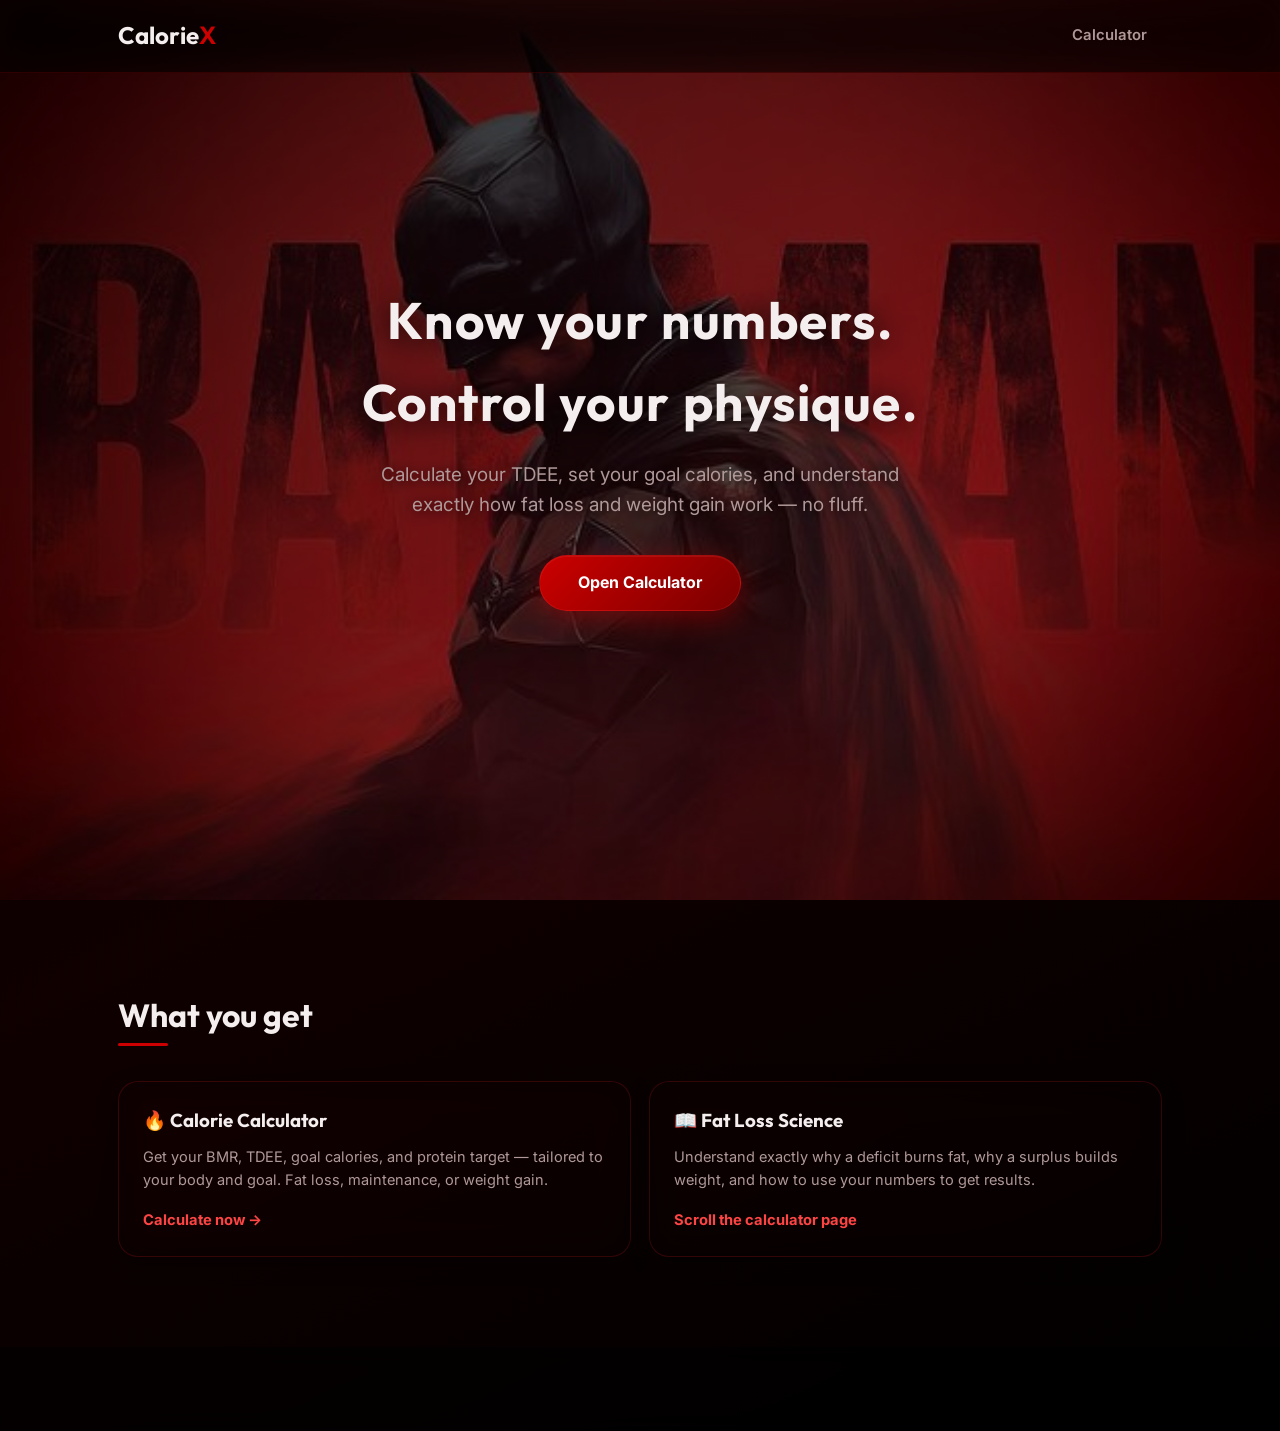
<file: index.html>
<!DOCTYPE html>
<html lang="en">

<head>
    <meta charset="UTF-8">
    <meta name="viewport" content="width=device-width, initial-scale=1.0">
    <title>CalorieX | Know Your Numbers</title>
    <link rel="stylesheet" href="css/style.css">
    <link rel="preconnect" href="https://fonts.googleapis.com">
    <link rel="preconnect" href="https://fonts.gstatic.com" crossorigin>
    <link
        href="https://fonts.googleapis.com/css2?family=Inter:wght@300;400;600;700&family=Outfit:wght@500;700&display=swap"
        rel="stylesheet">
</head>

<body>

    <!-- Header -->
    <header>
        <div class="container">
            <nav>
                <a href="index.html" class="logo">Calorie<span>X</span></a>
                <div class="nav-links">
                    <a href="calculator.html">Calculator</a>
                </div>
            </nav>
        </div>
    </header>

    <!-- Hero Section -->
    <section id="hero">
        <div class="container hero-content">
            <h1>Know your numbers.<br>Control your physique.</h1>
            <p class="subtitle">Calculate your TDEE, set your goal calories, and understand exactly how fat loss and weight gain work — no fluff.</p>
            <div class="cta-row">
                <a href="calculator.html" class="cta-btn">Open Calculator</a>
            </div>
        </div>
    </section>

    <section id="features">
        <div class="container">
            <h2>What you get</h2>
            <div class="feature-grid">
                <a class="feature-card" href="calculator.html">
                    <h3>🔥 Calorie Calculator</h3>
                    <p>Get your BMR, TDEE, goal calories, and protein target — tailored to your body and goal. Fat loss, maintenance, or weight gain.</p>
                    <span class="feature-cta">Calculate now →</span>
                </a>
                <div class="feature-card">
                    <h3>📖 Fat Loss Science</h3>
                    <p>Understand exactly why a deficit burns fat, why a surplus builds weight, and how to use your numbers to get results.</p>
                    <span class="feature-cta">Scroll the calculator page</span>
                </div>
            </div>
        </div>
    </section>

    <footer>
        <div class="container">
            <p>&copy; 2024 CalorieX. Eat smart, stay consistent.</p>
        </div>
    </footer>

    <script src="js/script.js"></script>
</body>

</html>
</file>
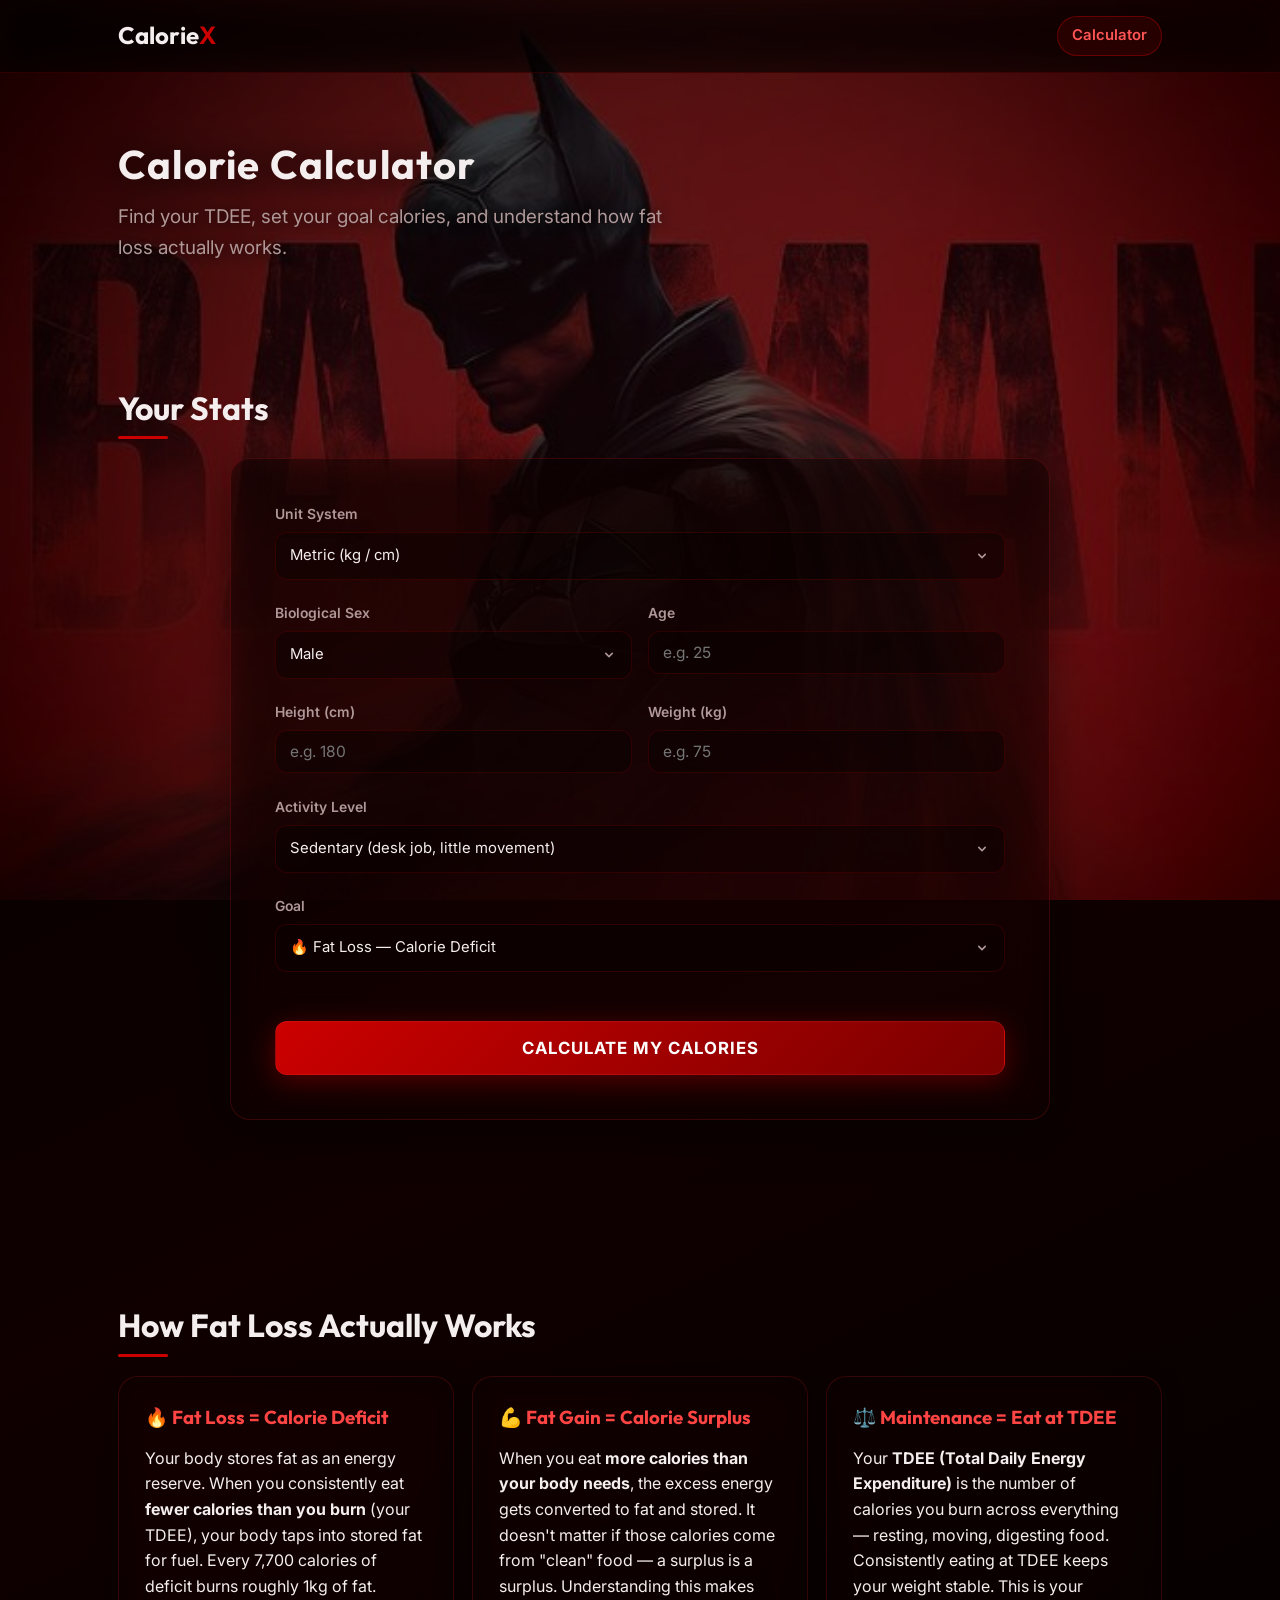
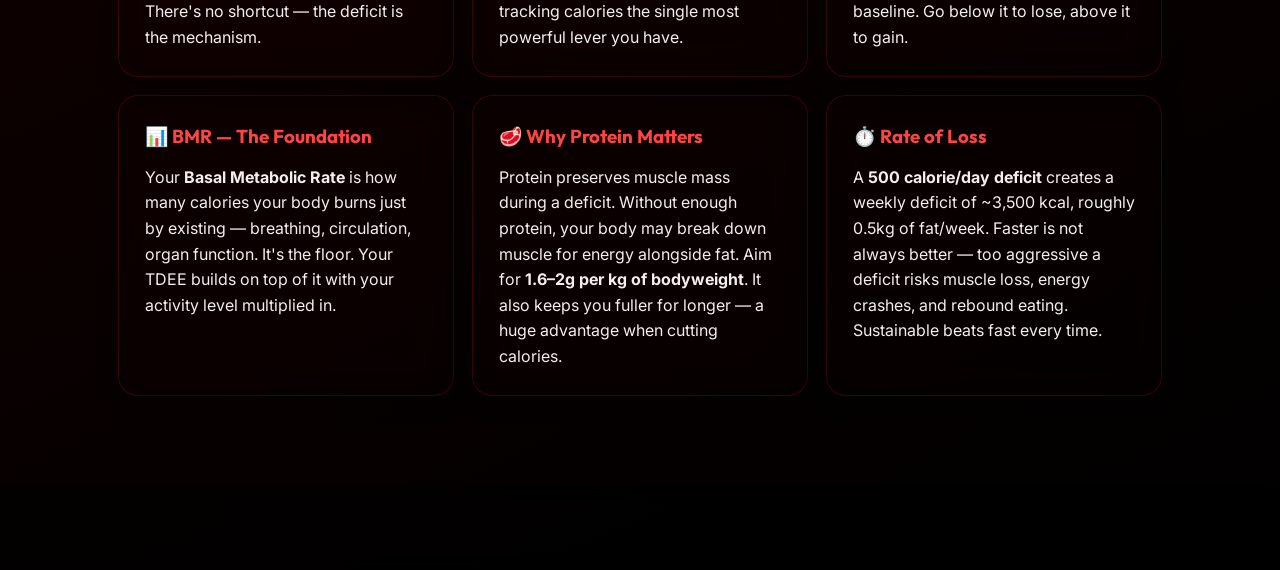
<file: calculator.html>
<!DOCTYPE html>
<html lang="en">

<head>
    <meta charset="UTF-8">
    <meta name="viewport" content="width=device-width, initial-scale=1.0">
    <title>CalorieX | Calorie Calculator</title>
    <link rel="stylesheet" href="css/style.css">
    <link rel="preconnect" href="https://fonts.googleapis.com">
    <link rel="preconnect" href="https://fonts.gstatic.com" crossorigin>
    <link href="https://fonts.googleapis.com/css2?family=Inter:wght@300;400;600;700&family=Outfit:wght@500;700&display=swap" rel="stylesheet">
</head>

<body data-page="calculator">
    <header>
        <div class="container">
            <nav>
                <a href="index.html" class="logo">Calorie<span>X</span></a>
                <div class="nav-links">
                    <a class="active" href="calculator.html">Calculator</a>
                </div>
            </nav>
        </div>
    </header>

    <section class="page-hero">
        <div class="container">
            <h1>Calorie Calculator</h1>
            <p class="subtitle">Find your TDEE, set your goal calories, and understand how fat loss actually works.</p>
        </div>
    </section>

    <section id="calculator">
        <div class="container">
            <h2>Your Stats</h2>
            <div class="calculator-card">
                <div class="form-grid">
                    <div class="form-group full-width">
                        <label for="unit">Unit System</label>
                        <select id="unit">
                            <option value="metric">Metric (kg / cm)</option>
                            <option value="imperial">Imperial (lbs / inches)</option>
                        </select>
                    </div>

                    <div class="form-group">
                        <label for="gender">Biological Sex</label>
                        <select id="gender">
                            <option value="male">Male</option>
                            <option value="female">Female</option>
                        </select>
                    </div>

                    <div class="form-group">
                        <label for="age">Age</label>
                        <input type="number" id="age" placeholder="e.g. 25">
                    </div>

                    <div class="form-group">
                        <label for="height">Height (cm)</label>
                        <input type="number" id="height" placeholder="e.g. 180">
                    </div>

                    <div class="form-group">
                        <label for="weight">Weight (kg)</label>
                        <input type="number" id="weight" placeholder="e.g. 75">
                    </div>

                    <div class="form-group full-width">
                        <label for="activity">Activity Level</label>
                        <select id="activity">
                            <option value="1.2">Sedentary (desk job, little movement)</option>
                            <option value="1.375">Light (1–3 days/week active)</option>
                            <option value="1.55">Moderate (3–5 days/week active)</option>
                            <option value="1.725">Very Active (6–7 days/week)</option>
                            <option value="1.9">Super Active (physical job + daily training)</option>
                        </select>
                    </div>

                    <div class="form-group full-width">
                        <label for="goal">Goal</label>
                        <select id="goal">
                            <option value="cut">🔥 Fat Loss — Calorie Deficit</option>
                            <option value="maintain">⚖️ Maintenance — Eat at TDEE</option>
                            <option value="bulk">💪 Weight Gain — Calorie Surplus</option>
                        </select>
                    </div>
                </div>

                <div id="error" class="error-message" aria-live="polite"></div>
                <button id="calcBtn" class="calc-btn">Calculate My Calories</button>
            </div>

            <div id="results">
                <h2>Your Numbers</h2>
                <div class="results-grid">
                    <div class="result-card">
                        <div class="result-label">Goal Calories</div>
                        <div class="result-value" id="target">0</div>
                        <div class="result-info">Eat this daily</div>
                    </div>
                    <div class="result-card">
                        <div class="result-label">TDEE</div>
                        <div class="result-value" id="tdee">0</div>
                        <div class="result-info">Your maintenance calories</div>
                    </div>
                    <div class="result-card">
                        <div class="result-label">BMR</div>
                        <div class="result-value" id="bmr">0</div>
                        <div class="result-info">Calories burned at rest</div>
                    </div>
                    <div class="result-card">
                        <div class="result-label">Protein Goal</div>
                        <div class="result-value" id="protein">0g</div>
                        <div class="result-info">~1.6–2g per kg bodyweight</div>
                    </div>
                    <div class="result-card">
                        <div class="result-label">BMI</div>
                        <div class="result-value" id="bmi">0</div>
                        <div class="result-info" id="bmiInfo">Body Mass Index</div>
                    </div>
                </div>

                <div class="goal-explanation" id="goalExplanation">
                    <h3 id="goalExplanationTitle"></h3>
                    <p id="goalExplanationText"></p>
                </div>

                <p id="summary" class="summary-text"></p>
            </div>
        </div>
    </section>

    <section id="info">
        <div class="container">
            <h2>How Fat Loss Actually Works</h2>
            <div class="grid">
                <div class="info-card">
                    <h3>🔥 Fat Loss = Calorie Deficit</h3>
                    <p>Your body stores fat as an energy reserve. When you consistently eat <strong>fewer calories than you burn</strong> (your TDEE), your body taps into stored fat for fuel. Every 7,700 calories of deficit burns roughly 1kg of fat. There's no shortcut — the deficit is the mechanism.</p>
                </div>
                <div class="info-card">
                    <h3>💪 Fat Gain = Calorie Surplus</h3>
                    <p>When you eat <strong>more calories than your body needs</strong>, the excess energy gets converted to fat and stored. It doesn't matter if those calories come from "clean" food — a surplus is a surplus. Understanding this makes tracking calories the single most powerful lever you have.</p>
                </div>
                <div class="info-card">
                    <h3>⚖️ Maintenance = Eat at TDEE</h3>
                    <p>Your <strong>TDEE (Total Daily Energy Expenditure)</strong> is the number of calories you burn across everything — resting, moving, digesting food. Consistently eating at TDEE keeps your weight stable. This is your baseline. Go below it to lose, above it to gain.</p>
                </div>
                <div class="info-card">
                    <h3>📊 BMR — The Foundation</h3>
                    <p>Your <strong>Basal Metabolic Rate</strong> is how many calories your body burns just by existing — breathing, circulation, organ function. It's the floor. Your TDEE builds on top of it with your activity level multiplied in.</p>
                </div>
                <div class="info-card">
                    <h3>🥩 Why Protein Matters</h3>
                    <p>Protein preserves muscle mass during a deficit. Without enough protein, your body may break down muscle for energy alongside fat. Aim for <strong>1.6–2g per kg of bodyweight</strong>. It also keeps you fuller for longer — a huge advantage when cutting calories.</p>
                </div>
                <div class="info-card">
                    <h3>⏱️ Rate of Loss</h3>
                    <p>A <strong>500 calorie/day deficit</strong> creates a weekly deficit of ~3,500 kcal, roughly 0.5kg of fat/week. Faster is not always better — too aggressive a deficit risks muscle loss, energy crashes, and rebound eating. Sustainable beats fast every time.</p>
                </div>
            </div>
        </div>
    </section>

    <footer>
        <div class="container">
            <p>&copy; 2024 CalorieX. Eat smart, stay consistent.</p>
        </div>
    </footer>

    <script src="js/script.js"></script>
</body>

</html>
</file>
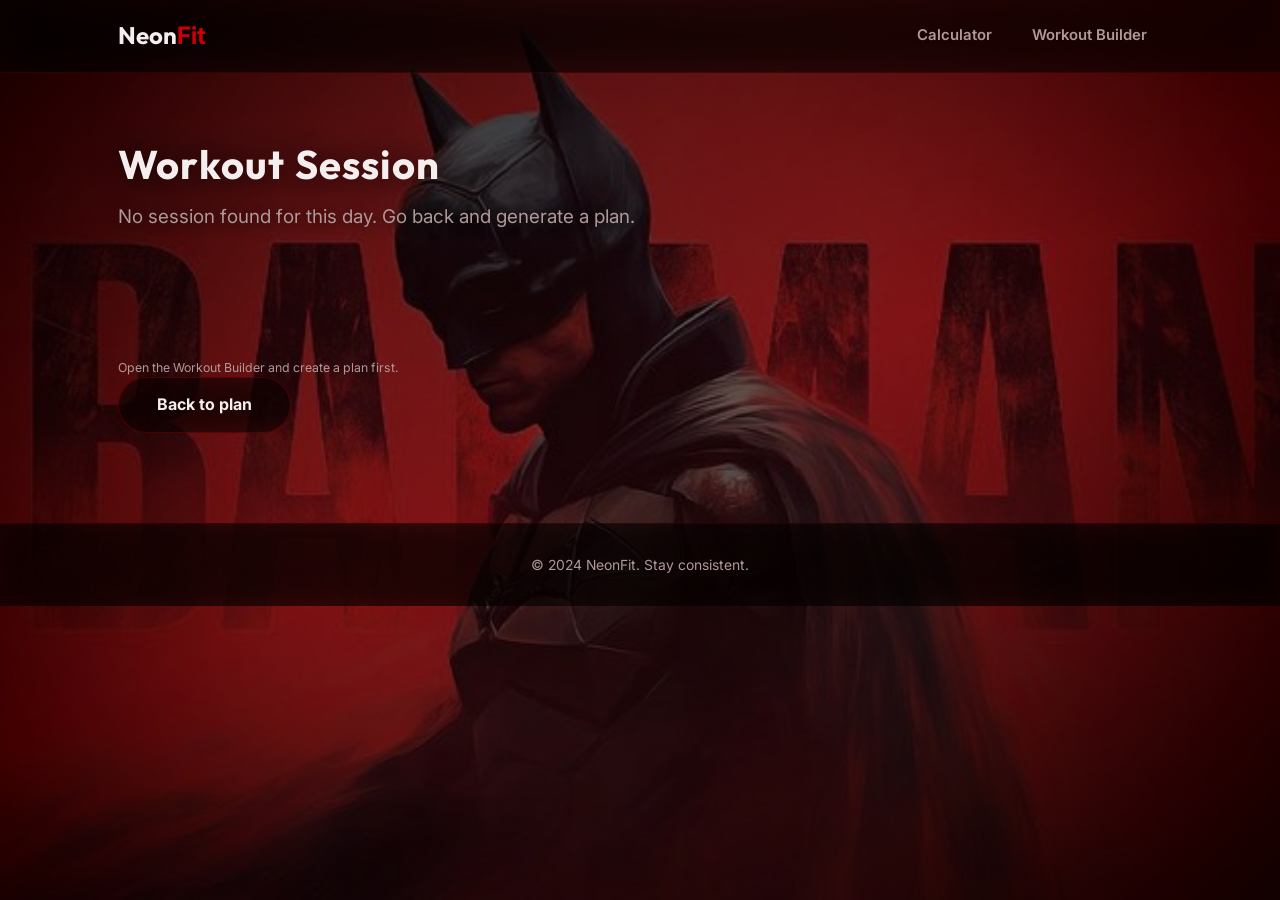
<file: workout-session.html>
<!DOCTYPE html>
<html lang="en">

<head>
    <meta charset="UTF-8">
    <meta name="viewport" content="width=device-width, initial-scale=1.0">
    <title>NeonFit | Session</title>
    <link rel="stylesheet" href="css/style.css">
    <link rel="preconnect" href="https://fonts.googleapis.com">
    <link rel="preconnect" href="https://fonts.gstatic.com" crossorigin>
    <link href="https://fonts.googleapis.com/css2?family=Inter:wght@300;400;600;700&family=Outfit:wght@500;700&display=swap" rel="stylesheet">
</head>

<body data-page="session">
    <header>
        <div class="container">
            <nav>
                <a href="index.html" class="logo">Neon<span>Fit</span></a>
                <div class="nav-links">
                    <a href="calculator.html">Calculator</a>
                    <a href="workout.html">Workout Builder</a>
                </div>
            </nav>
        </div>
    </header>

    <section class="page-hero">
        <div class="container">
            <h1 id="sessionTitle">Workout Session</h1>
            <p class="subtitle" id="sessionSubtitle">Complete sets, track form, and stay locked in.</p>
        </div>
    </section>

    <section id="session">
        <div class="container">
            <div id="sessionRoot" class="session-root"></div>
            <div id="sessionQuote" class="workout-complete-banner" aria-live="polite"></div>
            <div class="session-actions">
                <a class="cta-btn cta-btn-secondary" href="workout.html">Back to plan</a>
            </div>
        </div>
    </section>

    <footer>
        <div class="container">
            <p>&copy; 2024 NeonFit. Stay consistent.</p>
        </div>
    </footer>

    <script src="js/script.js"></script>
</body>

</html>
</file>
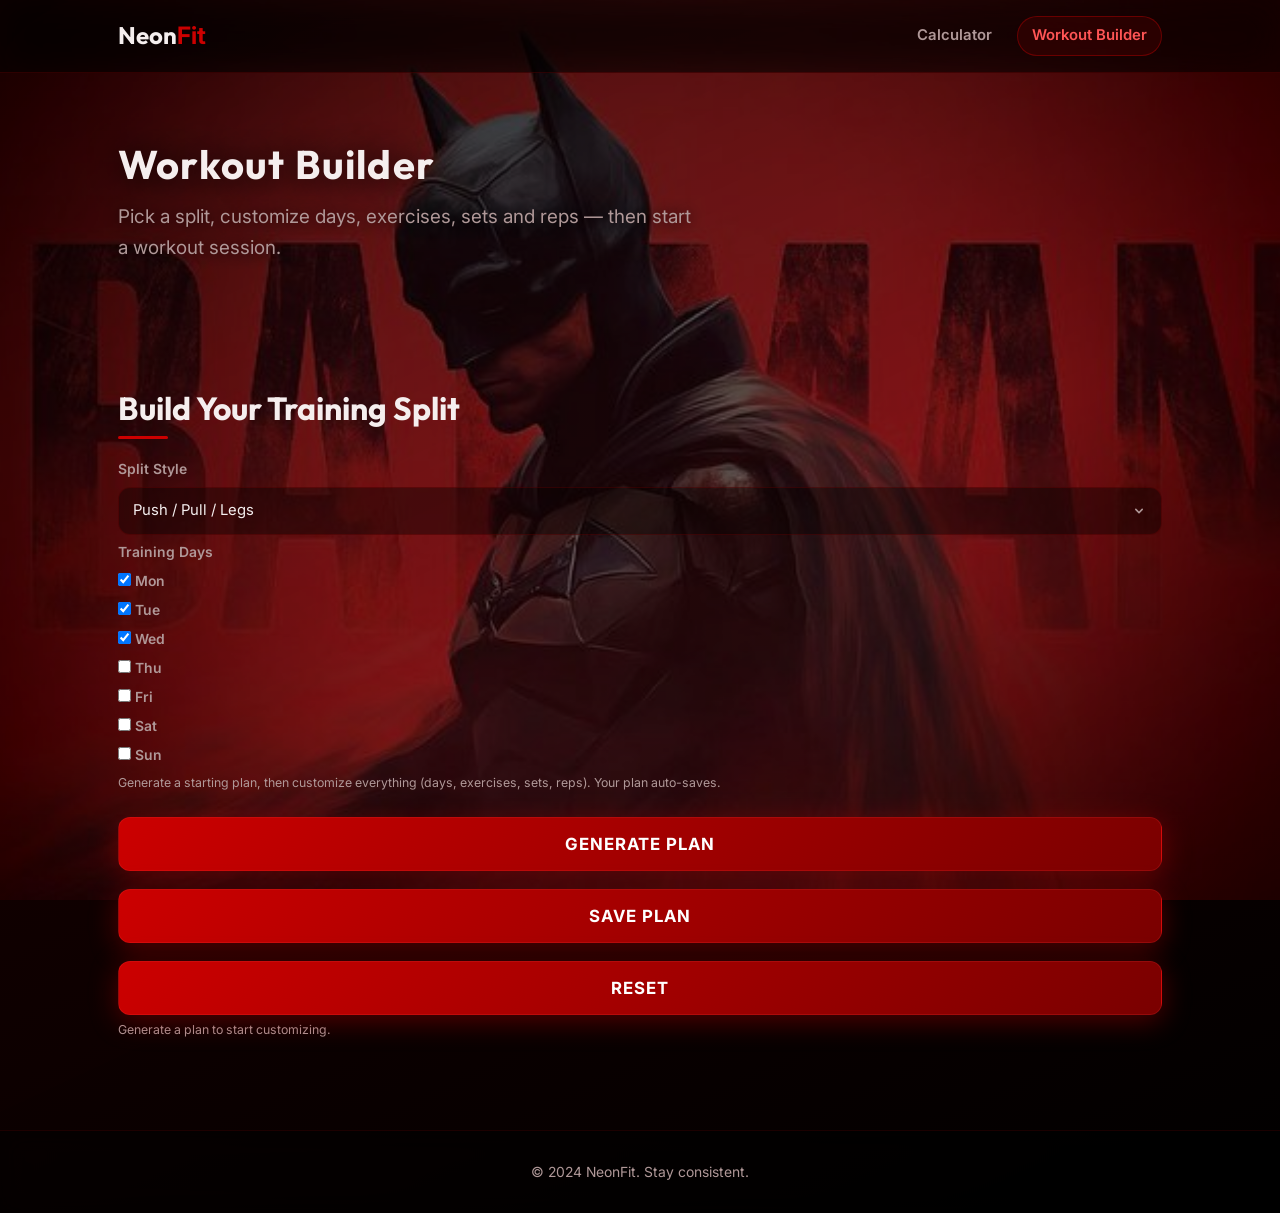
<file: workout.html>
<!DOCTYPE html>
<html lang="en">

<head>
    <meta charset="UTF-8">
    <meta name="viewport" content="width=device-width, initial-scale=1.0">
    <title>NeonFit | Workout Builder</title>
    <link rel="stylesheet" href="css/style.css">
    <link rel="preconnect" href="https://fonts.googleapis.com">
    <link rel="preconnect" href="https://fonts.gstatic.com" crossorigin>
    <link href="https://fonts.googleapis.com/css2?family=Inter:wght@300;400;600;700&family=Outfit:wght@500;700&display=swap" rel="stylesheet">
</head>

<body data-page="workout">
    <header>
        <div class="container">
            <nav>
                <a href="index.html" class="logo">Neon<span>Fit</span></a>
                <div class="nav-links">
                    <a href="calculator.html">Calculator</a>
                    <a class="active" href="workout.html">Workout Builder</a>
                </div>
            </nav>
        </div>
    </header>

    <section class="page-hero">
        <div class="container">
            <h1>Workout Builder</h1>
            <p class="subtitle">Pick a split, customize days, exercises, sets and reps — then start a workout session.</p>
        </div>
    </section>

    <section id="workout">
        <div class="container">
            <h2>Build Your Training Split</h2>
            <div class="planner-card">
                <div class="planner-grid">
                    <div class="form-group">
                        <label for="splitType">Split Style</label>
                        <select id="splitType">
                            <option value="push_pull_legs">Push / Pull / Legs</option>
                            <option value="upper_lower">Upper / Lower</option>
                            <option value="full_body">Full Body</option>
                            <option value="bro_split">Body-Part Split</option>
                            <option value="custom">Custom (build your own)</option>
                        </select>
                    </div>

                    <div class="form-group full-width">
                        <label>Training Days</label>
                        <div class="days-row">
                            <label><input type="checkbox" class="day-toggle" value="0" checked> Mon</label>
                            <label><input type="checkbox" class="day-toggle" value="1" checked> Tue</label>
                            <label><input type="checkbox" class="day-toggle" value="2" checked> Wed</label>
                            <label><input type="checkbox" class="day-toggle" value="3"> Thu</label>
                            <label><input type="checkbox" class="day-toggle" value="4"> Fri</label>
                            <label><input type="checkbox" class="day-toggle" value="5"> Sat</label>
                            <label><input type="checkbox" class="day-toggle" value="6"> Sun</label>
                        </div>
                        <p class="helper-text">Generate a starting plan, then customize everything (days, exercises, sets, reps). Your plan auto-saves.</p>
                    </div>
                </div>

                <div class="planner-actions">
                    <button id="generatePlanBtn" class="calc-btn">Generate Plan</button>
                    <button id="savePlanBtn" class="calc-btn calc-btn-muted" type="button">Save Plan</button>
                    <button id="resetPlanBtn" class="calc-btn calc-btn-ghost" type="button">Reset</button>
                </div>
            </div>

            <div id="workoutPlan" class="workout-plan"></div>
            <div id="workoutCompleteBanner" class="workout-complete-banner" aria-live="polite"></div>
        </div>
    </section>

    <footer>
        <div class="container">
            <p>&copy; 2024 NeonFit. Stay consistent.</p>
        </div>
    </footer>

    <script src="js/script.js"></script>
</body>

</html>
</file>
<file: css/style.css>
/* Google Fonts Import */
@import url('https://fonts.googleapis.com/css2?family=Inter:wght@300;400;600;700&family=Outfit:wght@500;700&display=swap');

:root {
    --accent-soft: #ff4444;
    --accent-strong: #cc0000;
    --text-main: #f5eeee;
    --text-muted: #b09898;

    /* Transparent glassmorphism */
    --glass-bg: rgba(8, 0, 0, 0.32);
    --glass-border: rgba(220, 30, 30, 0.2);
    --glass-blur: blur(18px) saturate(1.7);

    --card-radius: 20px;
    --transition-speed: 0.22s;
}

*, *::before, *::after {
    margin: 0; padding: 0;
    box-sizing: border-box;
    font-family: 'Inter', sans-serif;
}

/* ── Body / Batman Background ───────────────────────── */
body {
    min-height: 100vh;
    overflow-x: hidden;
    color: var(--text-main);
    line-height: 1.6;
    background-color: #050000;
    background-image: url('../batman.jpeg');
    background-size: cover;
    background-position: center top;
    background-attachment: fixed;
    background-repeat: no-repeat;
    animation: pageFade 380ms cubic-bezier(0.16, 1, 0.3, 1) both;
    will-change: opacity;
}

/* Dark overlay for readability */
body::before {
    content: '';
    position: fixed;
    inset: 0;
    background: linear-gradient(
        155deg,
        rgba(0,0,0,0.72) 0%,
        rgba(25,0,0,0.55) 50%,
        rgba(0,0,0,0.78) 100%
    );
    z-index: 0;
    pointer-events: none;
}

body > * { position: relative; z-index: 1; }

/* ── Scrollbar ──────────────────────────────────────── */
::-webkit-scrollbar { width: 8px; }
::-webkit-scrollbar-track { background: #050000; }
::-webkit-scrollbar-thumb { background: rgba(180,0,0,0.5); border-radius: 4px; }
::-webkit-scrollbar-thumb:hover { background: var(--accent-strong); }

/* ── Typography ─────────────────────────────────────── */
h1, h2, h3 { font-family: 'Outfit', sans-serif; color: var(--text-main); }

h1 {
    font-size: clamp(2.2rem, 5vw, 3.2rem);
    margin-bottom: 1rem;
    letter-spacing: 0.03em;
    text-shadow: 0 2px 30px rgba(0,0,0,0.95);
}

h2 {
    font-size: clamp(1.5rem, 3.5vw, 2rem);
    margin-bottom: 1.5rem;
    position: relative;
    display: inline-block;
}

h2::after {
    content: '';
    position: absolute;
    bottom: -5px; left: 0;
    width: 50px; height: 3px;
    background: var(--accent-strong);
    border-radius: 2px;
    transform-origin: left;
    animation: underlineGrow 0.6s cubic-bezier(0.16,1,0.3,1) both 0.25s;
    will-change: transform;
}

/* ── Layout ─────────────────────────────────────────── */
.container {
    max-width: 1100px;
    margin: 0 auto;
    padding: 0 clamp(16px, 4vw, 28px);
}

section { padding: clamp(50px, 8vw, 90px) 0; }

/* ── Header ─────────────────────────────────────────── */
header {
    padding: 16px 0;
    position: fixed;
    width: 100%; top: 0;
    z-index: 1000;
    background: rgba(4,0,0,0.48);
    backdrop-filter: blur(20px) saturate(1.8);
    -webkit-backdrop-filter: blur(20px) saturate(1.8);
    border-bottom: 1px solid rgba(200,0,0,0.18);
}

nav { display: flex; justify-content: space-between; align-items: center; }
.nav-links { display: flex; gap: 10px; align-items: center; }

.nav-links a {
    color: var(--text-muted);
    text-decoration: none;
    font-weight: 600;
    font-size: 0.93rem;
    padding: 7px 14px;
    border-radius: 999px;
    border: 1px solid transparent;
    transition:
        color var(--transition-speed),
        border-color var(--transition-speed),
        background var(--transition-speed),
        transform 180ms cubic-bezier(0.34,1.56,0.64,1);
    will-change: transform;
}
.nav-links a:hover {
    color: var(--text-main);
    border-color: rgba(200,0,0,0.38);
    background: rgba(80,0,0,0.32);
    transform: translateY(-2px);
}
.nav-links a.active {
    color: #ff5555;
    border-color: rgba(200,0,0,0.4);
    background: rgba(80,0,0,0.38);
}

.logo {
    font-family: 'Outfit', sans-serif;
    font-size: 1.5rem; font-weight: 700;
    color: var(--text-main);
    text-decoration: none;
    transition: transform 200ms cubic-bezier(0.34,1.56,0.64,1);
    will-change: transform;
    display: inline-block;
}
.logo:hover { transform: scale(1.05); }
.logo span { color: var(--accent-strong); }

/* ── Hero ───────────────────────────────────────────── */
#hero {
    min-height: 100vh;
    display: flex;
    align-items: center;
    justify-content: center;
    text-align: center;
    padding-top: 80px;
    position: relative;
    overflow: hidden;
}

.hero-content {
    animation: heroReveal 0.85s cubic-bezier(0.16,1,0.3,1) both 0.1s;
    will-change: opacity, transform;
}

.subtitle {
    font-size: clamp(1rem, 2.5vw, 1.18rem);
    color: var(--text-muted);
    margin-bottom: 2.2rem;
    max-width: 580px;
    margin-left: auto;
    margin-right: auto;
    text-shadow: 0 1px 14px rgba(0,0,0,0.85);
}

/* ── CTA Buttons ──────────────────────────────────────*/
.cta-row { display: flex; gap: 14px; justify-content: center; flex-wrap: wrap; }

.cta-btn {
    display: inline-block;
    padding: 14px 38px;
    background: linear-gradient(135deg, #cc0000, #7a0000);
    color: #fff;
    font-weight: 700;
    text-decoration: none;
    border-radius: 30px;
    border: 1px solid rgba(255,60,60,0.22);
    box-shadow: 0 8px 30px rgba(180,0,0,0.5), inset 0 1px 0 rgba(255,100,100,0.14);
    transition:
        transform 220ms cubic-bezier(0.34,1.56,0.64,1),
        box-shadow 220ms ease;
    will-change: transform;
    transform: translateZ(0);
    backface-visibility: hidden;
}
.cta-btn:hover {
    transform: translateY(-4px) scale(1.02);
    box-shadow: 0 18px 50px rgba(180,0,0,0.65), inset 0 1px 0 rgba(255,100,100,0.2);
}
.cta-btn:active { transform: scale(0.97); transition-duration: 80ms; }

.cta-btn-secondary {
    background: rgba(10,0,0,0.4);
    color: var(--text-main);
    border: 1px solid rgba(180,0,0,0.32);
    box-shadow: none;
    backdrop-filter: blur(12px);
}
.cta-btn-secondary:hover { box-shadow: 0 12px 35px rgba(180,0,0,0.3); }

/* ── Glass Mixin ──────────────────────────────────────*/
.calculator-card,
.info-card,
.feature-card,
.result-card,
.goal-explanation {
    background: var(--glass-bg);
    backdrop-filter: var(--glass-blur);
    -webkit-backdrop-filter: var(--glass-blur);
    border: 1px solid var(--glass-border);
    border-radius: var(--card-radius);
    will-change: transform, box-shadow;
    transform: translateZ(0);
    backface-visibility: hidden;
}

/* ── Calculator Card ─────────────────────────────────*/
#calculator { position: relative; }

.calculator-card {
    padding: clamp(22px, 5vw, 44px);
    box-shadow: 0 12px 48px rgba(0,0,0,0.48);
    max-width: 820px;
    margin: 0 auto;
    animation: cardReveal 0.65s cubic-bezier(0.16,1,0.3,1) both 0.15s;
}

.form-grid { display: grid; grid-template-columns: 1fr 1fr; gap: 16px; }
.full-width { grid-column: 1 / -1; }
.form-group { margin-bottom: 0.4rem; }

label {
    display: block;
    margin-bottom: 0.42rem;
    color: var(--text-muted);
    font-size: 0.87rem; font-weight: 600;
}

/* ── Number inputs ───────────────────────────────────── */
input[type="number"] {
    width: 100%;
    padding: 11px 14px;
    background: rgba(8,0,0,0.42);
    border: 1px solid rgba(180,0,0,0.2);
    border-radius: 12px;
    color: var(--text-main);
    font-size: 0.97rem;
    transition:
        border-color var(--transition-speed),
        background var(--transition-speed),
        box-shadow var(--transition-speed);
    outline: none;
    will-change: border-color;
    appearance: textfield;
    -moz-appearance: textfield;
}
input[type="number"]::-webkit-outer-spin-button,
input[type="number"]::-webkit-inner-spin-button {
    -webkit-appearance: none;
    margin: 0;
}
input[type="number"]:focus {
    border-color: var(--accent-strong);
    box-shadow: 0 0 0 2px rgba(180,0,0,0.18), 0 0 14px rgba(180,0,0,0.12);
    background: rgba(14,0,0,0.6);
}

/* ── Custom Select (replaces native <select>) ─────────── */
/* Hide the real select off-screen */
.cx-select-hidden {
    position: absolute;
    opacity: 0;
    pointer-events: none;
    height: 0; width: 0;
    overflow: hidden;
}

.cx-select {
    position: relative;
    width: 100%;
    user-select: none;
    -webkit-user-select: none;
}

.cx-select-trigger {
    display: flex;
    align-items: center;
    justify-content: space-between;
    padding: 11px 14px;
    background: rgba(8,0,0,0.42);
    border: 1px solid rgba(180,0,0,0.2);
    border-radius: 12px;
    color: var(--text-main);
    font-size: 0.93rem;
    cursor: pointer;
    transition:
        border-color var(--transition-speed),
        background var(--transition-speed),
        box-shadow var(--transition-speed);
    will-change: border-color;
}
.cx-select-trigger:hover {
    border-color: rgba(200,0,0,0.35);
    background: rgba(14,0,0,0.52);
}
.cx-select.open .cx-select-trigger {
    border-color: var(--accent-strong);
    box-shadow: 0 0 0 2px rgba(180,0,0,0.18), 0 0 14px rgba(180,0,0,0.12);
    background: rgba(14,0,0,0.6);
    border-radius: 12px 12px 0 0;
}

.cx-select-arrow {
    width: 18px; height: 18px;
    flex-shrink: 0;
    margin-left: 10px;
    transition: transform 280ms cubic-bezier(0.34,1.56,0.64,1);
    will-change: transform;
    color: var(--text-muted);
}
.cx-select.open .cx-select-arrow { transform: rotate(180deg); }

.cx-select-panel {
    position: absolute;
    top: 100%; left: 0; right: 0;
    background: rgba(12,0,0,0.92);
    backdrop-filter: blur(22px) saturate(1.6);
    -webkit-backdrop-filter: blur(22px) saturate(1.6);
    border: 1px solid rgba(200,0,0,0.28);
    border-top: none;
    border-radius: 0 0 12px 12px;
    overflow: hidden;
    z-index: 200;
    max-height: 0;
    opacity: 0;
    pointer-events: none;
    transition:
        max-height 300ms cubic-bezier(0.16,1,0.3,1),
        opacity 220ms ease;
    will-change: max-height, opacity;
}
.cx-select.open .cx-select-panel {
    max-height: 320px;
    opacity: 1;
    pointer-events: auto;
}

.cx-select-option {
    padding: 10px 14px;
    font-size: 0.91rem;
    color: var(--text-muted);
    cursor: pointer;
    transition:
        background 150ms ease,
        color 150ms ease,
        padding-left 150ms ease;
    border-left: 2px solid transparent;
}
.cx-select-option:hover {
    background: rgba(140,0,0,0.25);
    color: var(--text-main);
    padding-left: 18px;
    border-left-color: var(--accent-strong);
}
.cx-select-option.selected {
    background: rgba(180,0,0,0.18);
    color: #ff5555;
    border-left-color: var(--accent-strong);
    font-weight: 600;
}
.cx-select-option + .cx-select-option {
    border-top: 1px solid rgba(180,0,0,0.1);
}

.calc-btn {
    width: 100%;
    padding: 16px;
    margin-top: 18px;
    background: linear-gradient(135deg, #cc0000, #7a0000);
    border: 1px solid rgba(255,60,60,0.18);
    border-radius: 12px;
    color: white;
    font-size: 1.05rem; font-weight: 700;
    cursor: pointer;
    letter-spacing: 1px;
    text-transform: uppercase;
    box-shadow: 0 6px 28px rgba(180,0,0,0.42);
    transition:
        transform 220ms cubic-bezier(0.34,1.56,0.64,1),
        box-shadow 220ms ease;
    will-change: transform;
    transform: translateZ(0);
    backface-visibility: hidden;
}
.calc-btn:hover {
    transform: translateY(-3px) scale(1.01);
    box-shadow: 0 14px 40px rgba(180,0,0,0.58);
}
.calc-btn:active { transform: scale(0.975); transition-duration: 70ms; }

.helper-text { font-size: 0.77rem; color: var(--text-muted); margin-top: 5px; }

/* ── Results ──────────────────────────────────────────*/
#results { margin-top: 40px; display: none; }

.results-grid {
    display: grid;
    grid-template-columns: repeat(auto-fit, minmax(165px, 1fr));
    gap: 14px;
    margin-top: 18px;
}

.result-card {
    padding: 22px 18px;
    text-align: center;
    box-shadow: 0 6px 22px rgba(0,0,0,0.4);
    transition:
        transform 220ms cubic-bezier(0.34,1.56,0.64,1),
        box-shadow 220ms ease,
        border-color 220ms ease;
}
.result-card:hover {
    transform: translateY(-7px) scale(1.025);
    box-shadow: 0 18px 42px rgba(180,0,0,0.28);
    border-color: rgba(200,0,0,0.45);
}

.result-value {
    font-size: 2rem; font-weight: 700;
    color: var(--accent-soft);
    margin: 8px 0;
    text-shadow: 0 0 22px rgba(255,60,60,0.32);
}
.result-label { font-size: 0.84rem; color: var(--text-muted); }
.result-info { font-size: 0.74rem; color: rgba(160,136,136,0.68); margin-top: 4px; }

/* ── Goal Explanation ─────────────────────────────────*/
.goal-explanation {
    margin-top: 26px;
    padding: 22px 26px;
    box-shadow: 0 8px 30px rgba(0,0,0,0.4);
    animation: cardReveal 0.5s cubic-bezier(0.16,1,0.3,1) both;
}
.goal-explanation h3 { font-size: 1.04rem; color: var(--accent-soft); margin-bottom: 10px; }
.goal-explanation p { color: var(--text-muted); font-size: 0.92rem; line-height: 1.78; }

/* ── Info Cards ───────────────────────────────────────*/
#info .grid {
    display: grid;
    grid-template-columns: repeat(auto-fit, minmax(275px, 1fr));
    gap: 18px;
}

.info-card {
    padding: 26px;
    box-shadow: 0 6px 22px rgba(0,0,0,0.32);
    opacity: 0;
    transform: translateY(26px);
    transition:
        opacity 0.42s cubic-bezier(0.16,1,0.3,1),
        transform 0.42s cubic-bezier(0.16,1,0.3,1),
        box-shadow 220ms ease,
        border-color 220ms ease;
}
.info-card:hover {
    box-shadow: 0 15px 38px rgba(180,0,0,0.22);
    border-color: rgba(200,0,0,0.36);
}
.info-card h3 { color: var(--accent-soft); margin-bottom: 0.8rem; }
.info-card.visible { opacity: 1; transform: translateY(0); }

.error-message { margin-top: 10px; color: #ff6b6b; font-size: 0.87rem; min-height: 1.1em; }

.summary-text {
    margin-top: 18px;
    color: var(--text-muted);
    text-align: center;
    font-size: 0.92rem;
}

/* ── Feature Cards ────────────────────────────────────*/
.feature-grid {
    display: grid;
    grid-template-columns: repeat(auto-fit, minmax(250px, 1fr));
    gap: 18px;
    margin-top: 16px;
}

.feature-card {
    text-decoration: none;
    padding: 24px;
    box-shadow: 0 6px 22px rgba(0,0,0,0.32);
    transition:
        transform 220ms cubic-bezier(0.34,1.56,0.64,1),
        box-shadow 220ms ease,
        border-color 220ms ease;
}
.feature-card:hover {
    transform: translateY(-6px) scale(1.015);
    box-shadow: 0 18px 44px rgba(180,0,0,0.3);
    border-color: rgba(200,0,0,0.4);
}
.feature-card h3 { margin-bottom: 10px; color: var(--text-main); }
.feature-card p { color: var(--text-muted); margin-bottom: 14px; font-size: 0.91rem; }
.feature-cta { color: var(--accent-soft); font-weight: 700; font-size: 0.92rem; }

/* ── Page Hero (internal) ─────────────────────────────*/
.page-hero { padding: clamp(96px, 14vw, 132px) 0 30px; }
.page-hero h1 { font-size: clamp(1.9rem, 4vw, 2.5rem); margin-bottom: 0.4rem; }
.page-hero .subtitle { margin-bottom: 0; margin-left: 0; }

/* ── Footer ───────────────────────────────────────────*/
footer {
    padding: 30px 0;
    text-align: center;
    background: rgba(0,0,0,0.52);
    backdrop-filter: blur(12px);
    color: var(--text-muted);
    font-size: 0.87rem;
    border-top: 1px solid rgba(180,0,0,0.14);
}

/* ── Keyframes ────────────────────────────────────────*/
@keyframes pageFade {
    from { opacity: 0; transform: translateY(6px); }
    to   { opacity: 1; transform: translateY(0); }
}
@keyframes heroReveal {
    from { opacity: 0; transform: translateY(30px) scale(0.97); }
    to   { opacity: 1; transform: translateY(0)    scale(1); }
}
@keyframes cardReveal {
    from { opacity: 0; transform: translateY(18px) scale(0.99); }
    to   { opacity: 1; transform: translateY(0)    scale(1); }
}
@keyframes fadeInUp {
    from { opacity: 0; transform: translateY(22px); }
    to   { opacity: 1; transform: translateY(0); }
}
@keyframes underlineGrow {
    from { transform: scaleX(0); }
    to   { transform: scaleX(1); }
}

/* ── Responsive ───────────────────────────────────────*/
@media (max-width: 768px) {
    .form-grid { grid-template-columns: 1fr; }
    /* Mobile-specific background image so it stays fully visible */
    body {
        background-image: url('../Batman wallpaper.jpeg');
        background-attachment: fixed;
        background-position: center center;
        background-size: contain;
        background-color: #000;
    }
    .calculator-card { padding: 20px 16px; }
    .results-grid { grid-template-columns: 1fr 1fr; }
    #info .grid { grid-template-columns: 1fr; }
    .nav-links { gap: 4px; }
    .nav-links a { font-size: 0.83rem; padding: 6px 10px; }
}

@media (max-width: 420px) {
    .results-grid { grid-template-columns: 1fr; }
    .cta-btn { padding: 12px 26px; font-size: 0.93rem; }
}
</file>
